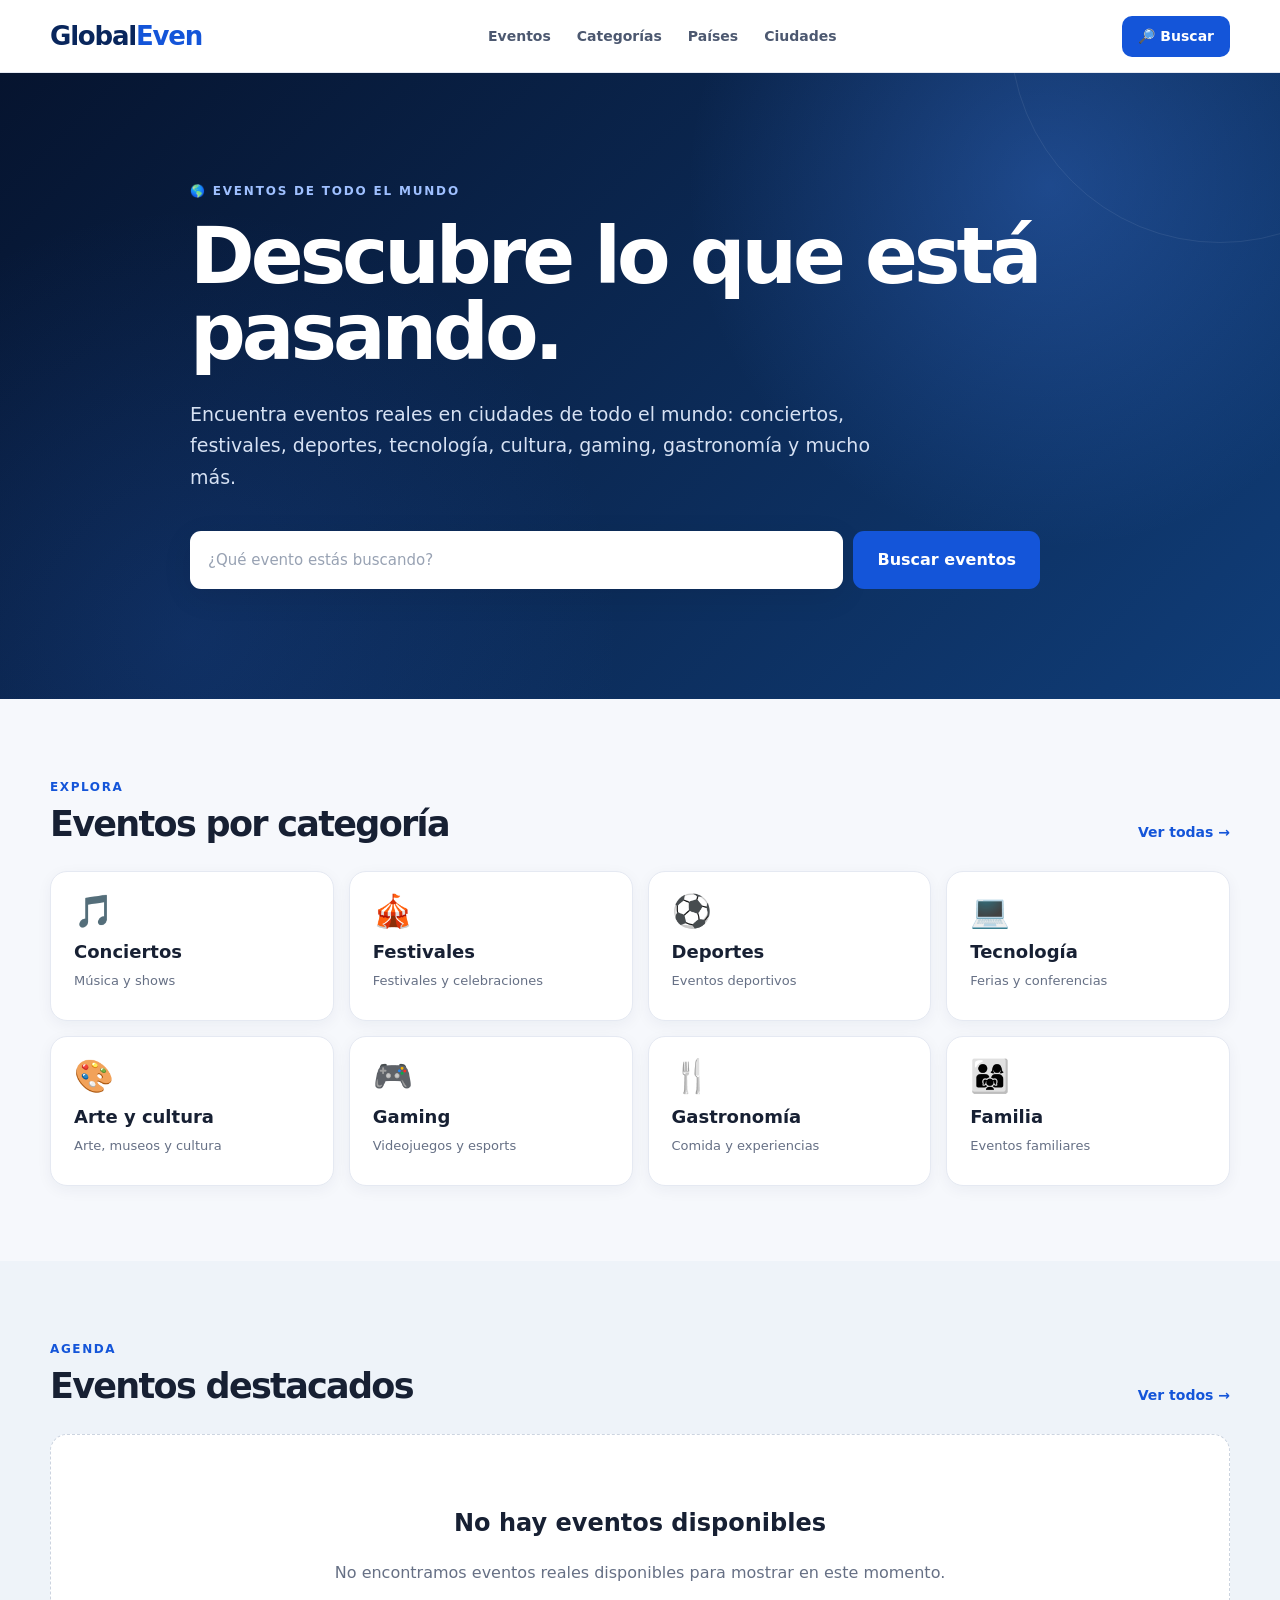
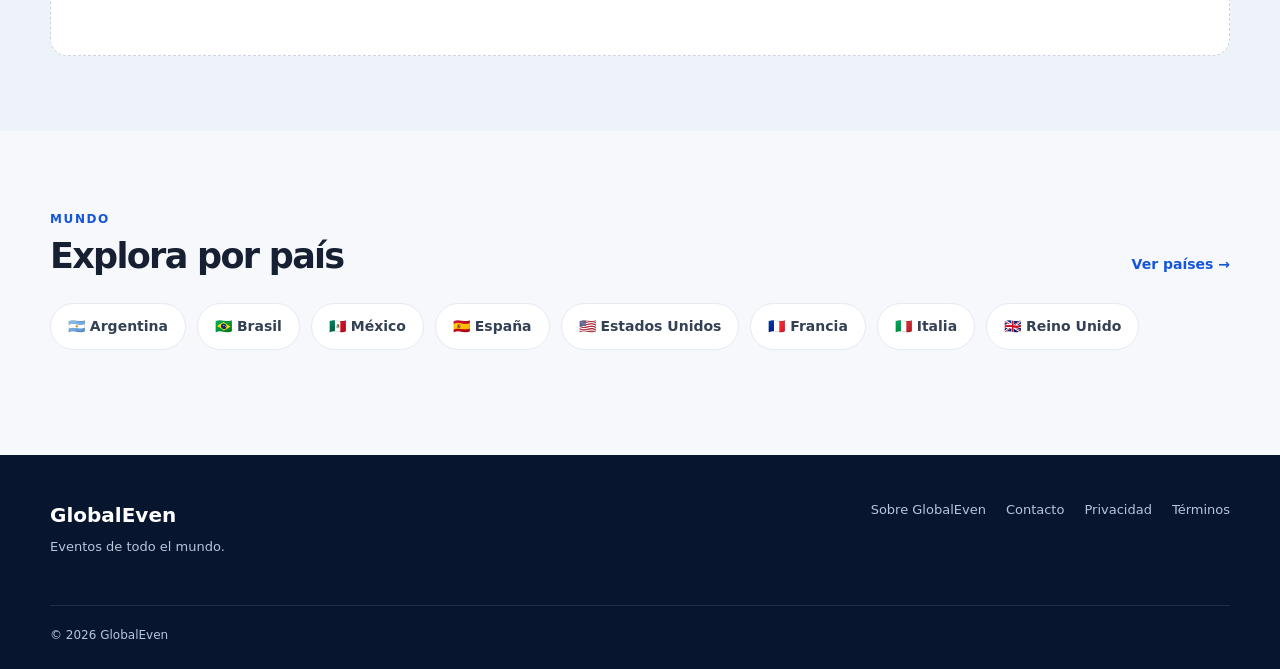
<file: index.html>
<!DOCTYPE html>

<html lang="es">

<head>

<meta charset="UTF-8">

<meta name="viewport"
   content="width=device-width, initial-scale=1.0">

<title>GlobalEven — Eventos de todo el mundo</title>

<meta name="description"
   content="Descubre eventos reales de todo el mundo: conciertos, festivales, deportes, tecnología, cultura, gaming, gastronomía y actividades familiares.">

<meta name="robots"
   content="index, follow">

<link rel="canonical"
      href="https://globaleven.github.io/">

<meta property="og:type"
   content="website">

<meta property="og:title"
   content="GlobalEven — Eventos de todo el mundo">

<meta property="og:description"
   content="Encuentra eventos reales en ciudades de todo el mundo.">

<meta property="og:url"
   content="https://globaleven.github.io/">

<link rel="stylesheet"
      href="assets/css/style.css">

</head>

<body>

<header class="header">

<div class="container header-content">

<a
href="index.html"
class="logo"
aria-label="GlobalEven - Inicio">

Global<span>Even</span>

</a>

<nav
class="nav"
aria-label="Navegación principal">

<a href="eventos.html">
Eventos
</a>

<a href="categorias.html">
Categorías
</a>

<a href="paises.html">
Países
</a>

<a href="ciudades.html">
Ciudades
</a>

</nav>

<a
href="buscar.html"
class="search-button"
aria-label="Buscar eventos">

🔎 Buscar

</a>

</div>

</header>

<main>

<section class="hero">

<div class="container hero-content">

<div class="hero-label">
🌎 EVENTOS DE TODO EL MUNDO
</div>

<h1>
Descubre lo que está pasando.
</h1>

<p>
Encuentra eventos reales en ciudades de todo el mundo:
conciertos, festivales, deportes, tecnología, cultura,
gaming, gastronomía y mucho más.
</p>

<form
class="hero-search"
action="eventos.html"
method="get">

<input
type="search"
name="q"
placeholder="¿Qué evento estás buscando?"
aria-label="Buscar eventos"
autocomplete="off">

<button type="submit">
Buscar eventos
</button>

</form>

</div>

</section>

<section class="section">

<div class="container">

<div class="section-title">

<div>

<span>
EXPLORA
</span>

<h2>
Eventos por categoría
</h2>

</div>

<a href="categorias.html">
Ver todas →
</a>

</div>

<div class="category-grid">

<a
href="eventos.html?categoria=conciertos"
class="category-card">

<div aria-hidden="true">
🎵
</div>

<h3>
Conciertos
</h3>

<p>
Música y shows
</p>

</a>

<a
href="eventos.html?categoria=festivales"
class="category-card">

<div aria-hidden="true">
🎪
</div>

<h3>
Festivales
</h3>

<p>
Festivales y celebraciones
</p>

</a>

<a
href="eventos.html?categoria=deportes"
class="category-card">

<div aria-hidden="true">
⚽
</div>

<h3>
Deportes
</h3>

<p>
Eventos deportivos
</p>

</a>

<a
href="eventos.html?categoria=tecnologia"
class="category-card">

<div aria-hidden="true">
💻
</div>

<h3>
Tecnología
</h3>

<p>
Ferias y conferencias
</p>

</a>

<a
href="eventos.html?categoria=cultura"
class="category-card">

<div aria-hidden="true">
🎨
</div>

<h3>
Arte y cultura
</h3>

<p>
Arte, museos y cultura
</p>

</a>

<a
href="eventos.html?categoria=gaming"
class="category-card">

<div aria-hidden="true">
🎮
</div>

<h3>
Gaming
</h3>

<p>
Videojuegos y esports
</p>

</a>

<a
href="eventos.html?categoria=gastronomia"
class="category-card">

<div aria-hidden="true">
🍴
</div>

<h3>
Gastronomía
</h3>

<p>
Comida y experiencias
</p>

</a>

<a
href="eventos.html?categoria=familia"
class="category-card">

<div aria-hidden="true">
👨‍👩‍👧
</div>

<h3>
Familia
</h3>

<p>
Eventos familiares
</p>

</a>

</div>

</div>

</section>

<section class="section section-light">

<div class="container">

<div class="section-title">

<div>

<span>
AGENDA
</span>

<h2>
Eventos destacados
</h2>

</div>

<a href="eventos.html">
Ver todos →
</a>

</div>

<div
id="home-events"
class="event-grid"
aria-live="polite">

</div>

<div
id="home-no-events"
class="empty-state"
style="display:none">

<h2>
No hay eventos disponibles
</h2>

<p>
Los eventos se actualizan automáticamente.
Vuelve a consultar cuando haya nuevos eventos disponibles.
</p>

<a
href="eventos.html"
class="primary-button">

Explorar eventos

</a>

</div>

</div>

</section>

<section class="section">

<div class="container">

<div class="section-title">

<div>

<span>
MUNDO
</span>

<h2>
Explora por país
</h2>

</div>

<a href="paises.html">
Ver países →
</a>

</div>

<div class="country-grid">

<a href="eventos.html?pais=argentina">
🇦🇷 Argentina
</a>

<a href="eventos.html?pais=brasil">
🇧🇷 Brasil
</a>

<a href="eventos.html?pais=mexico">
🇲🇽 México
</a>

<a href="eventos.html?pais=espana">
🇪🇸 España
</a>

<a href="eventos.html?pais=estados-unidos">
🇺🇸 Estados Unidos
</a>

<a href="eventos.html?pais=francia">
🇫🇷 Francia
</a>

<a href="eventos.html?pais=italia">
🇮🇹 Italia
</a>

<a href="eventos.html?pais=reino-unido">
🇬🇧 Reino Unido
</a>

</div>

</div>

</section>

</main>

<footer class="footer">

<div class="container footer-content">

<div>

<strong>
GlobalEven
</strong>

<p>
Eventos de todo el mundo.
</p>

</div>

<div class="footer-links">

<a href="about.html">
Sobre GlobalEven
</a>

<a href="contacto.html">
Contacto
</a>

<a href="privacidad.html">
Privacidad
</a>

<a href="terminos.html">
Términos
</a>

</div>

</div>

<div class="container copyright">

© <span id="year"></span> GlobalEven

</div>

</footer>

<script src="assets/js/data.js"></script>

<script src="assets/js/eventos.js"></script>

<script src="assets/js/app.js"></script>

</body>

</html>
</file>
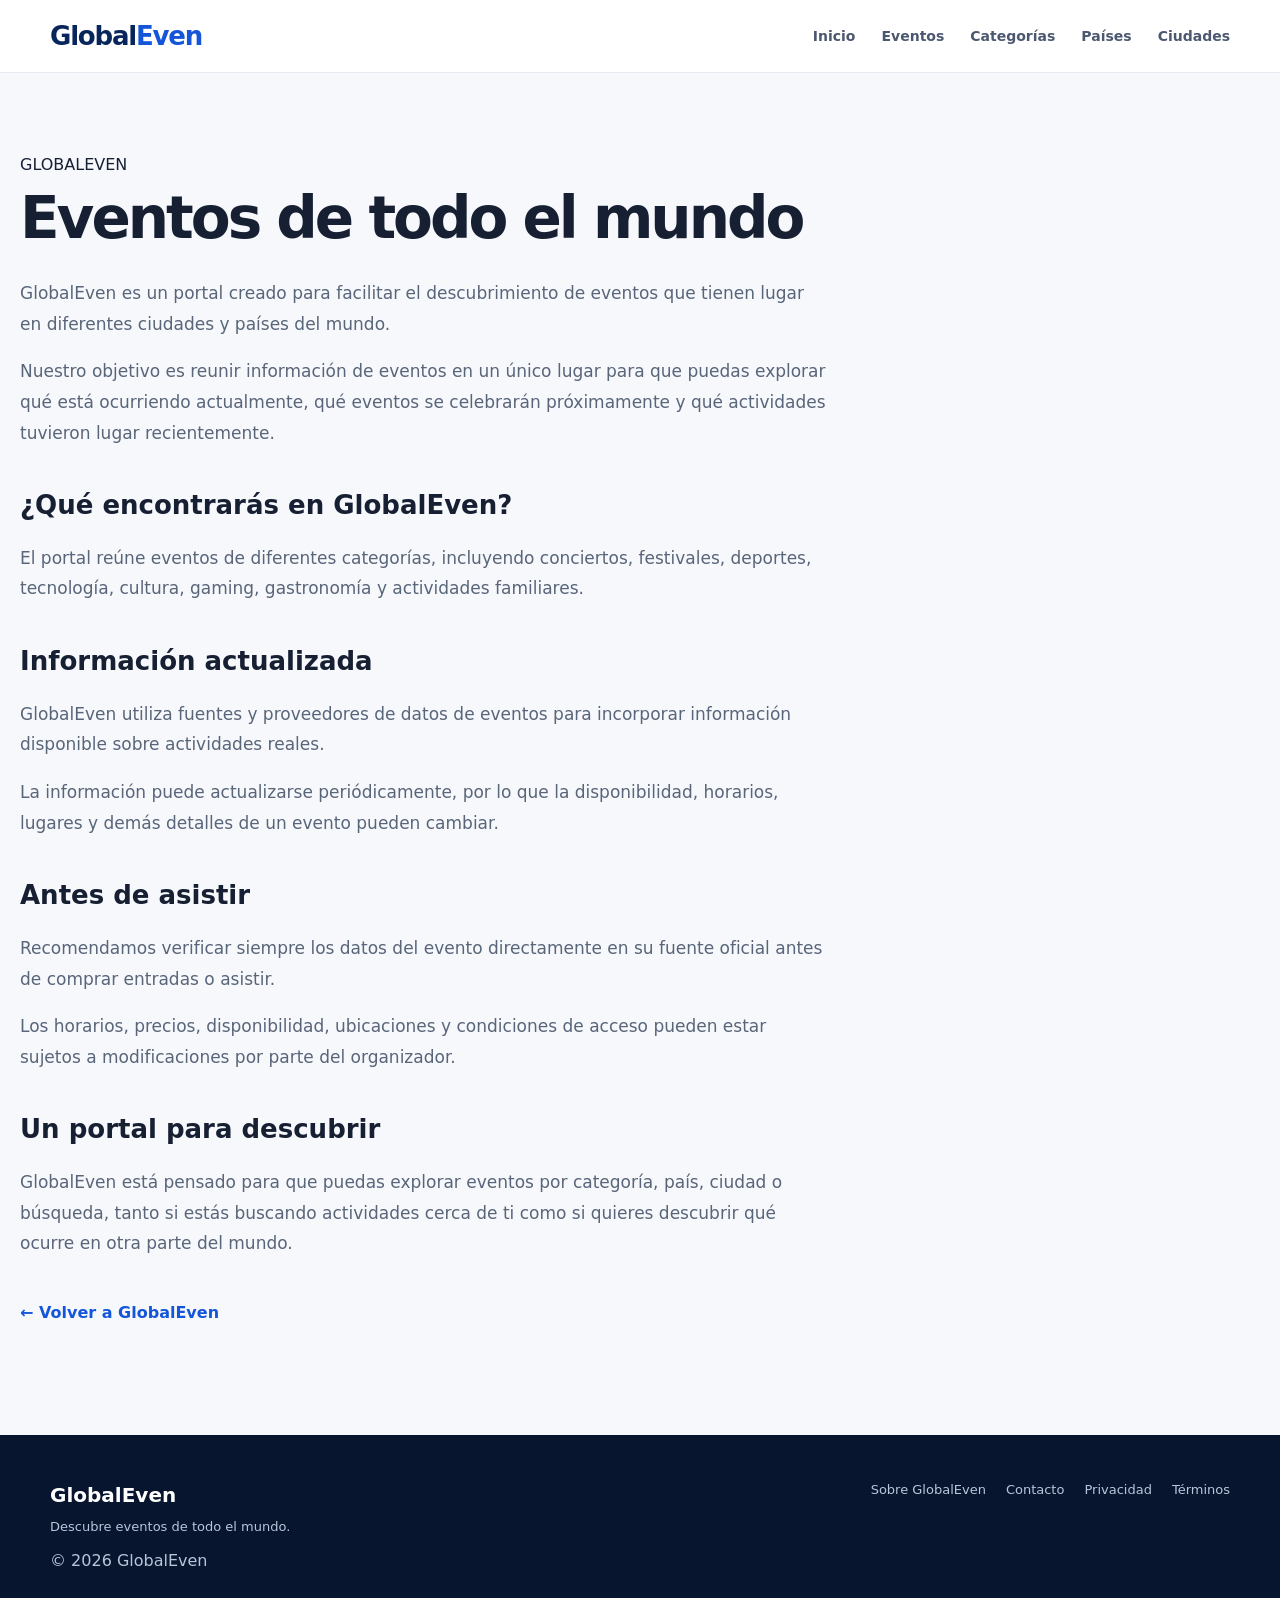
<file: about.html>
<!DOCTYPE html>
<html lang="es">

<head>

<meta charset="UTF-8">

<meta name="viewport"
      content="width=device-width, initial-scale=1.0">

<title>Sobre GlobalEven | Eventos de todo el mundo</title>

<meta name="description"
      content="Conoce GlobalEven, un portal para descubrir eventos reales de todo el mundo, incluyendo conciertos, festivales, deportes, cultura, tecnología y más.">

<link rel="canonical"
      href="https://globaleven.github.io/about.html">

<link rel="stylesheet"
      href="assets/css/style.css">

</head>


<body>


<header class="header">

    <div class="container header-content">

        <a href="index.html"
           class="logo">
            Global<span>Even</span>
        </a>

        <nav class="nav">

            <a href="index.html">
                Inicio
            </a>

            <a href="eventos.html">
                Eventos
            </a>

            <a href="categorias.html">
                Categorías
            </a>

            <a href="paises.html">
                Países
            </a>

            <a href="ciudades.html">
                Ciudades
            </a>

        </nav>

    </div>

</header>


<main>

<section class="article">

    <div class="container">

        <span class="section-kicker">
            GLOBALEVEN
        </span>


        <h1>
            Eventos de todo el mundo
        </h1>


        <p>
            GlobalEven es un portal creado para facilitar el
            descubrimiento de eventos que tienen lugar en
            diferentes ciudades y países del mundo.
        </p>


        <p>
            Nuestro objetivo es reunir información de eventos
            en un único lugar para que puedas explorar qué
            está ocurriendo actualmente, qué eventos se
            celebrarán próximamente y qué actividades tuvieron
            lugar recientemente.
        </p>


        <h2>
            ¿Qué encontrarás en GlobalEven?
        </h2>


        <p>
            El portal reúne eventos de diferentes categorías,
            incluyendo conciertos, festivales, deportes,
            tecnología, cultura, gaming, gastronomía y
            actividades familiares.
        </p>


        <h2>
            Información actualizada
        </h2>


        <p>
            GlobalEven utiliza fuentes y proveedores de datos
            de eventos para incorporar información disponible
            sobre actividades reales.
        </p>


        <p>
            La información puede actualizarse periódicamente,
            por lo que la disponibilidad, horarios, lugares y
            demás detalles de un evento pueden cambiar.
        </p>


        <h2>
            Antes de asistir
        </h2>


        <p>
            Recomendamos verificar siempre los datos del evento
            directamente en su fuente oficial antes de comprar
            entradas o asistir.
        </p>


        <p>
            Los horarios, precios, disponibilidad, ubicaciones
            y condiciones de acceso pueden estar sujetos a
            modificaciones por parte del organizador.
        </p>


        <h2>
            Un portal para descubrir
        </h2>


        <p>
            GlobalEven está pensado para que puedas explorar
            eventos por categoría, país, ciudad o búsqueda,
            tanto si estás buscando actividades cerca de ti
            como si quieres descubrir qué ocurre en otra parte
            del mundo.
        </p>


        <a href="index.html"
           class="back-link">
            ← Volver a GlobalEven
        </a>

    </div>

</section>

</main>


<footer class="footer">

    <div class="container">

        <div class="footer-content">

            <div>

                <strong>
                    GlobalEven
                </strong>

                <p>
                    Descubre eventos de todo el mundo.
                </p>

            </div>


            <div class="footer-links">

                <a href="about.html">
                    Sobre GlobalEven
                </a>

                <a href="contacto.html">
                    Contacto
                </a>

                <a href="privacidad.html">
                    Privacidad
                </a>

                <a href="terminos.html">
                    Términos
                </a>

            </div>

        </div>


        <div class="footer-bottom">

            <span>
                © <span id="year"></span> GlobalEven
            </span>

        </div>

    </div>

</footer>


<script src="assets/js/app.js"></script>

</body>

</html>
</file>
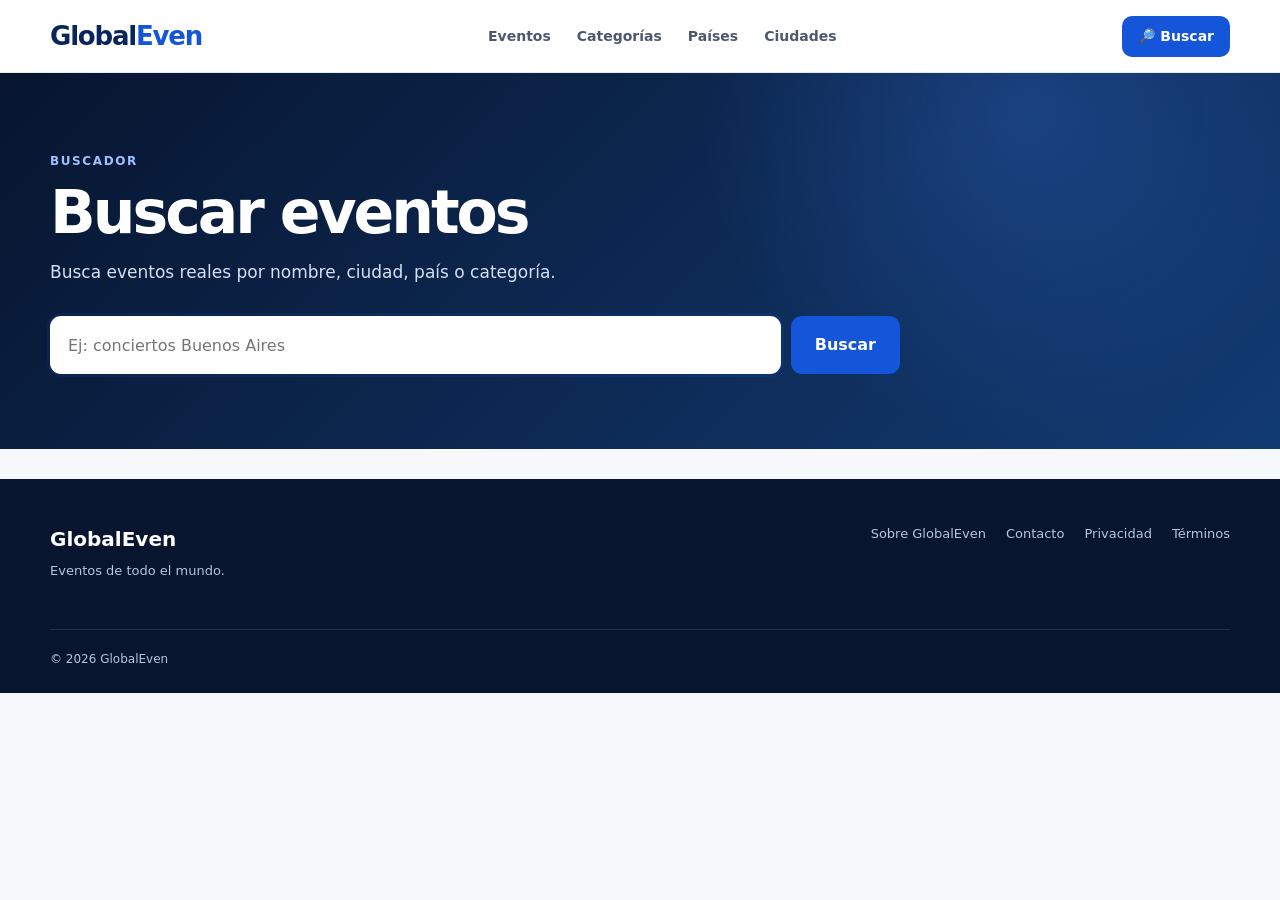
<file: buscar.html>
<!DOCTYPE html>

<html lang="es">

<head>

<meta charset="UTF-8">

<meta name="viewport"
content="width=device-width, initial-scale=1.0">

<title>Buscar eventos — GlobalEven</title>

<meta name="description"
content="Busca eventos reales por nombre, ciudad, país o categoría en GlobalEven.">

<meta name="robots"
content="index, follow">

<link rel="canonical"
href="https://globaleven.github.io/buscar.html">

<link rel="stylesheet"
href="assets/css/style.css">

</head>

<body>

<header class="header">

<div class="container header-content">

<a
href="index.html"
class="logo"
aria-label="GlobalEven - Inicio">

Global<span>Even</span>

</a>

<nav
class="nav"
aria-label="Navegación principal">

<a href="eventos.html">
Eventos
</a>

<a href="categorias.html">
Categorías
</a>

<a href="paises.html">
Países
</a>

<a href="ciudades.html">
Ciudades
</a>

</nav>

<a
href="buscar.html"
class="search-button"
aria-label="Buscar eventos">

🔎 Buscar

</a>

</div>

</header>

<main>

<section class="page-header">

<div class="container">

<span>
BUSCADOR
</span>

<h1>
Buscar eventos
</h1>

<p>
Busca eventos reales por nombre, ciudad, país o categoría.
</p>

<form
class="big-search"
action="eventos.html"
method="get">

<input
type="search"
name="q"
placeholder="Ej: conciertos Buenos Aires"
aria-label="Buscar eventos"
autocomplete="off"
autofocus
required

>

<button type="submit">
Buscar
</button>

</form>

</div>

</section>

</main>

<footer class="footer">

<div class="container footer-content">

<div>

<strong>
GlobalEven
</strong>

<p>
Eventos de todo el mundo.
</p>

</div>

<div class="footer-links">

<a href="about.html">
Sobre GlobalEven
</a>

<a href="contacto.html">
Contacto
</a>

<a href="privacidad.html">
Privacidad
</a>

<a href="terminos.html">
Términos
</a>

</div>

</div>

<div class="container copyright">

© <span id="year"></span> GlobalEven

</div>

</footer>

<script src="assets/js/app.js"></script>

</body>

</html>
</file>
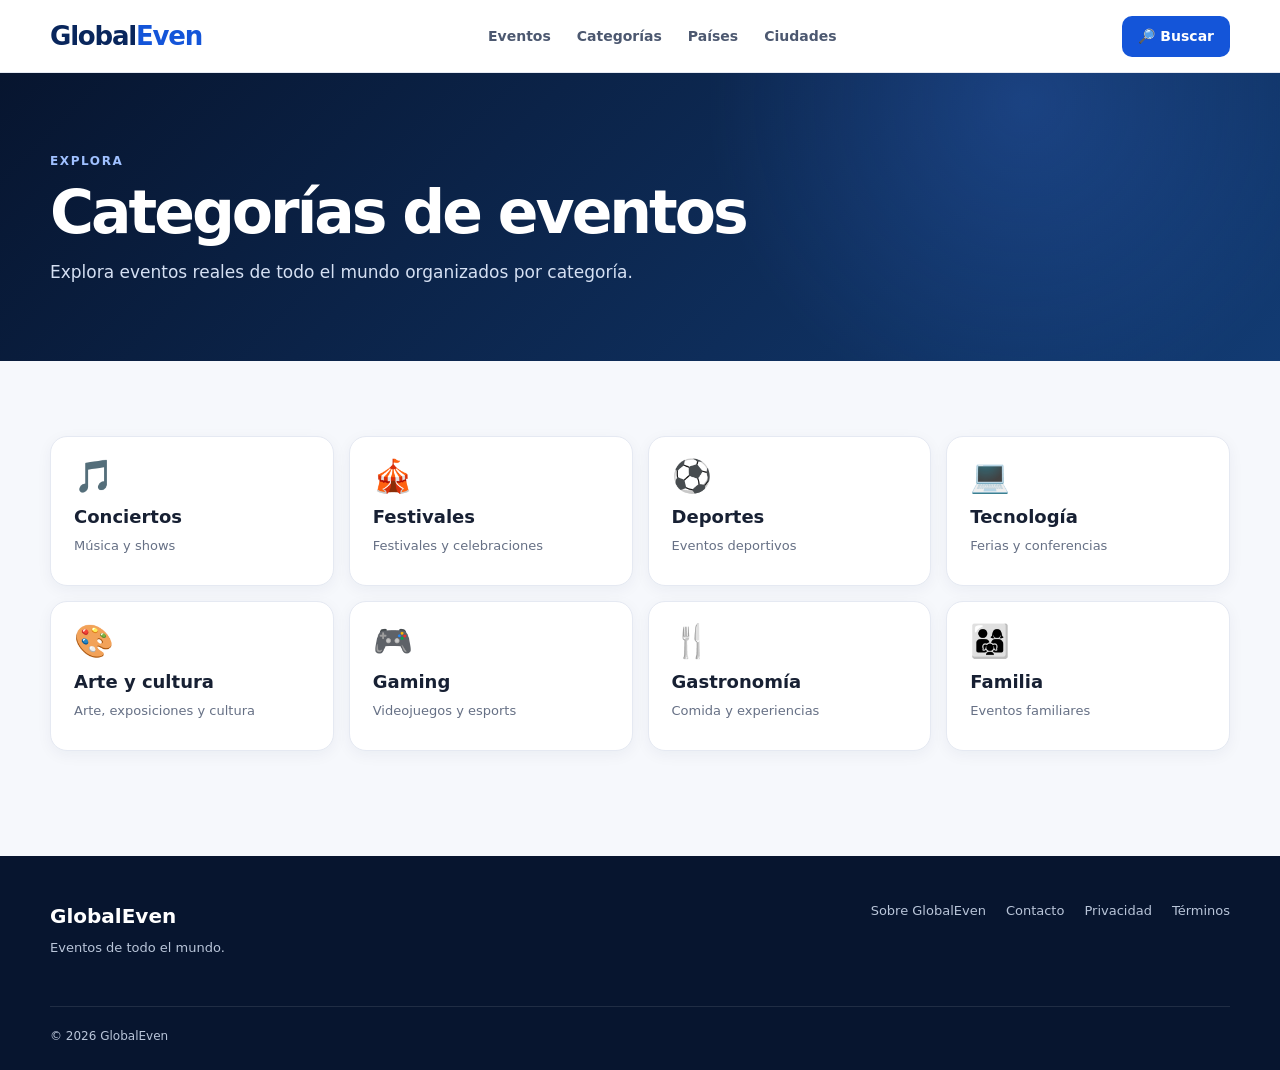
<file: categorias.html>
<!DOCTYPE html>

<html lang="es">

<head>

<meta charset="UTF-8">

<meta name="viewport"
content="width=device-width, initial-scale=1.0">

<title>Categorías de eventos — GlobalEven</title>

<meta name="description"
content="Explora eventos reales por categoría: conciertos, festivales, deportes, tecnología, cultura, gaming, gastronomía y familia.">

<meta name="robots"
content="index, follow">

<link rel="canonical"
href="https://globaleven.github.io/categorias.html">

<link rel="stylesheet"
href="assets/css/style.css">

</head>

<body>

<header class="header">

<div class="container header-content">

<a href="index.html"
class="logo"
aria-label="GlobalEven - Inicio">

Global<span>Even</span>

</a>

<nav class="nav"
aria-label="Navegación principal">

<a href="eventos.html">
Eventos
</a>

<a href="categorias.html">
Categorías
</a>

<a href="paises.html">
Países
</a>

<a href="ciudades.html">
Ciudades
</a>

</nav>

<a href="buscar.html"
class="search-button"
aria-label="Buscar eventos">

🔎 Buscar

</a>

</div>

</header>

<main>

<section class="page-header">

<div class="container">

<span>
EXPLORA
</span>

<h1>
Categorías de eventos
</h1>

<p>
Explora eventos reales de todo el mundo organizados por categoría.
</p>

</div>

</section>

<section class="section">

<div class="container category-grid">

<a
class="category-card"
href="eventos.html?categoria=conciertos">

<div aria-hidden="true">
🎵
</div>

<h2>
Conciertos
</h2>

<p>
Música y shows
</p>

</a>

<a
class="category-card"
href="eventos.html?categoria=festivales">

<div aria-hidden="true">
🎪
</div>

<h2>
Festivales
</h2>

<p>
Festivales y celebraciones
</p>

</a>

<a
class="category-card"
href="eventos.html?categoria=deportes">

<div aria-hidden="true">
⚽
</div>

<h2>
Deportes
</h2>

<p>
Eventos deportivos
</p>

</a>

<a
class="category-card"
href="eventos.html?categoria=tecnologia">

<div aria-hidden="true">
💻
</div>

<h2>
Tecnología
</h2>

<p>
Ferias y conferencias
</p>

</a>

<a
class="category-card"
href="eventos.html?categoria=cultura">

<div aria-hidden="true">
🎨
</div>

<h2>
Arte y cultura
</h2>

<p>
Arte, exposiciones y cultura
</p>

</a>

<a
class="category-card"
href="eventos.html?categoria=gaming">

<div aria-hidden="true">
🎮
</div>

<h2>
Gaming
</h2>

<p>
Videojuegos y esports
</p>

</a>

<a
class="category-card"
href="eventos.html?categoria=gastronomia">

<div aria-hidden="true">
🍴
</div>

<h2>
Gastronomía
</h2>

<p>
Comida y experiencias
</p>

</a>

<a
class="category-card"
href="eventos.html?categoria=familia">

<div aria-hidden="true">
👨‍👩‍👧
</div>

<h2>
Familia
</h2>

<p>
Eventos familiares
</p>

</a>

</div>

</section>

</main>

<footer class="footer">

<div class="container footer-content">

<div>

<strong>
GlobalEven
</strong>

<p>
Eventos de todo el mundo.
</p>

</div>

<div class="footer-links">

<a href="about.html">
Sobre GlobalEven
</a>

<a href="contacto.html">
Contacto
</a>

<a href="privacidad.html">
Privacidad
</a>

<a href="terminos.html">
Términos
</a>

</div>

</div>

<div class="container copyright">

© <span id="year"></span> GlobalEven

</div>

</footer>

<script src="assets/js/app.js"></script>

</body>

</html>
</file>
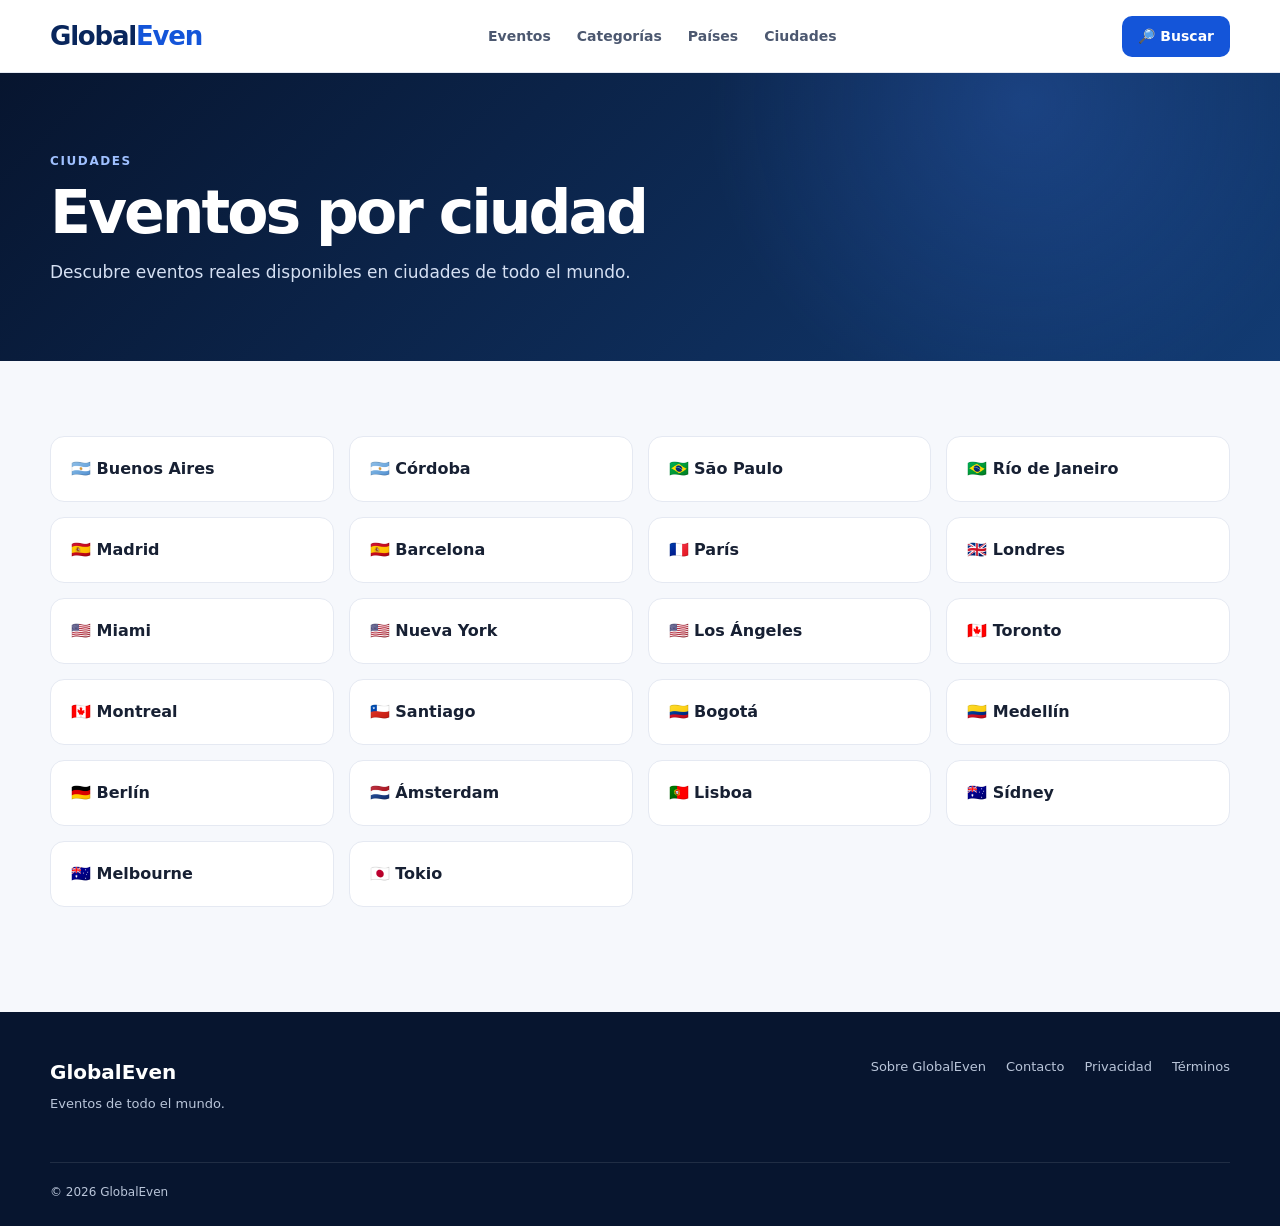
<file: ciudades.html>
<!DOCTYPE html>

<html lang="es">

<head>

<meta charset="UTF-8">

<meta name="viewport"
content="width=device-width, initial-scale=1.0">

<title>Eventos por ciudad — GlobalEven</title>

<meta name="description"
content="Encuentra eventos reales en ciudades de todo el mundo. Conciertos, festivales, deportes, tecnología, cultura y mucho más.">

<meta name="robots"
content="index, follow">

<link rel="canonical"
href="https://globaleven.github.io/ciudades.html">

<link rel="stylesheet"
href="assets/css/style.css">

</head>

<body>

<header class="header">

<div class="container header-content">

<a
href="index.html"
class="logo"
aria-label="GlobalEven - Inicio">

Global<span>Even</span>

</a>

<nav
class="nav"
aria-label="Navegación principal">

<a href="eventos.html">
Eventos
</a>

<a href="categorias.html">
Categorías
</a>

<a href="paises.html">
Países
</a>

<a href="ciudades.html">
Ciudades
</a>

</nav>

<a
href="buscar.html"
class="search-button"
aria-label="Buscar eventos">

🔎 Buscar

</a>

</div>

</header>

<main>

<section class="page-header">

<div class="container">

<span>
CIUDADES
</span>

<h1>
Eventos por ciudad
</h1>

<p>
Descubre eventos reales disponibles en ciudades de todo el mundo.
</p>

</div>

</section>

<section class="section">

<div class="container city-grid">

<a href="eventos.html?ciudad=buenos-aires">
🇦🇷 Buenos Aires
</a>

<a href="eventos.html?ciudad=cordoba">
🇦🇷 Córdoba
</a>

<a href="eventos.html?ciudad=sao-paulo">
🇧🇷 São Paulo
</a>

<a href="eventos.html?ciudad=rio-de-janeiro">
🇧🇷 Río de Janeiro
</a>

<a href="eventos.html?ciudad=madrid">
🇪🇸 Madrid
</a>

<a href="eventos.html?ciudad=barcelona">
🇪🇸 Barcelona
</a>

<a href="eventos.html?ciudad=paris">
🇫🇷 París
</a>

<a href="eventos.html?ciudad=londres">
🇬🇧 Londres
</a>

<a href="eventos.html?ciudad=miami">
🇺🇸 Miami
</a>

<a href="eventos.html?ciudad=nueva-york">
🇺🇸 Nueva York
</a>

<a href="eventos.html?ciudad=los-angeles">
🇺🇸 Los Ángeles
</a>

<a href="eventos.html?ciudad=toronto">
🇨🇦 Toronto
</a>

<a href="eventos.html?ciudad=montreal">
🇨🇦 Montreal
</a>

<a href="eventos.html?ciudad=santiago">
🇨🇱 Santiago
</a>

<a href="eventos.html?ciudad=bogota">
🇨🇴 Bogotá
</a>

<a href="eventos.html?ciudad=medellin">
🇨🇴 Medellín
</a>

<a href="eventos.html?ciudad=berlin">
🇩🇪 Berlín
</a>

<a href="eventos.html?ciudad=amsterdam">
🇳🇱 Ámsterdam
</a>

<a href="eventos.html?ciudad=lisboa">
🇵🇹 Lisboa
</a>

<a href="eventos.html?ciudad=sydney">
🇦🇺 Sídney
</a>

<a href="eventos.html?ciudad=melbourne">
🇦🇺 Melbourne
</a>

<a href="eventos.html?ciudad=tokio">
🇯🇵 Tokio
</a>

</div>

</section>

</main>

<footer class="footer">

<div class="container footer-content">

<div>

<strong>
GlobalEven
</strong>

<p>
Eventos de todo el mundo.
</p>

</div>

<div class="footer-links">

<a href="about.html">
Sobre GlobalEven
</a>

<a href="contacto.html">
Contacto
</a>

<a href="privacidad.html">
Privacidad
</a>

<a href="terminos.html">
Términos
</a>

</div>

</div>

<div class="container copyright">

© <span id="year"></span> GlobalEven

</div>

</footer>

<script src="assets/js/app.js"></script>

</body>

</html>
</file>
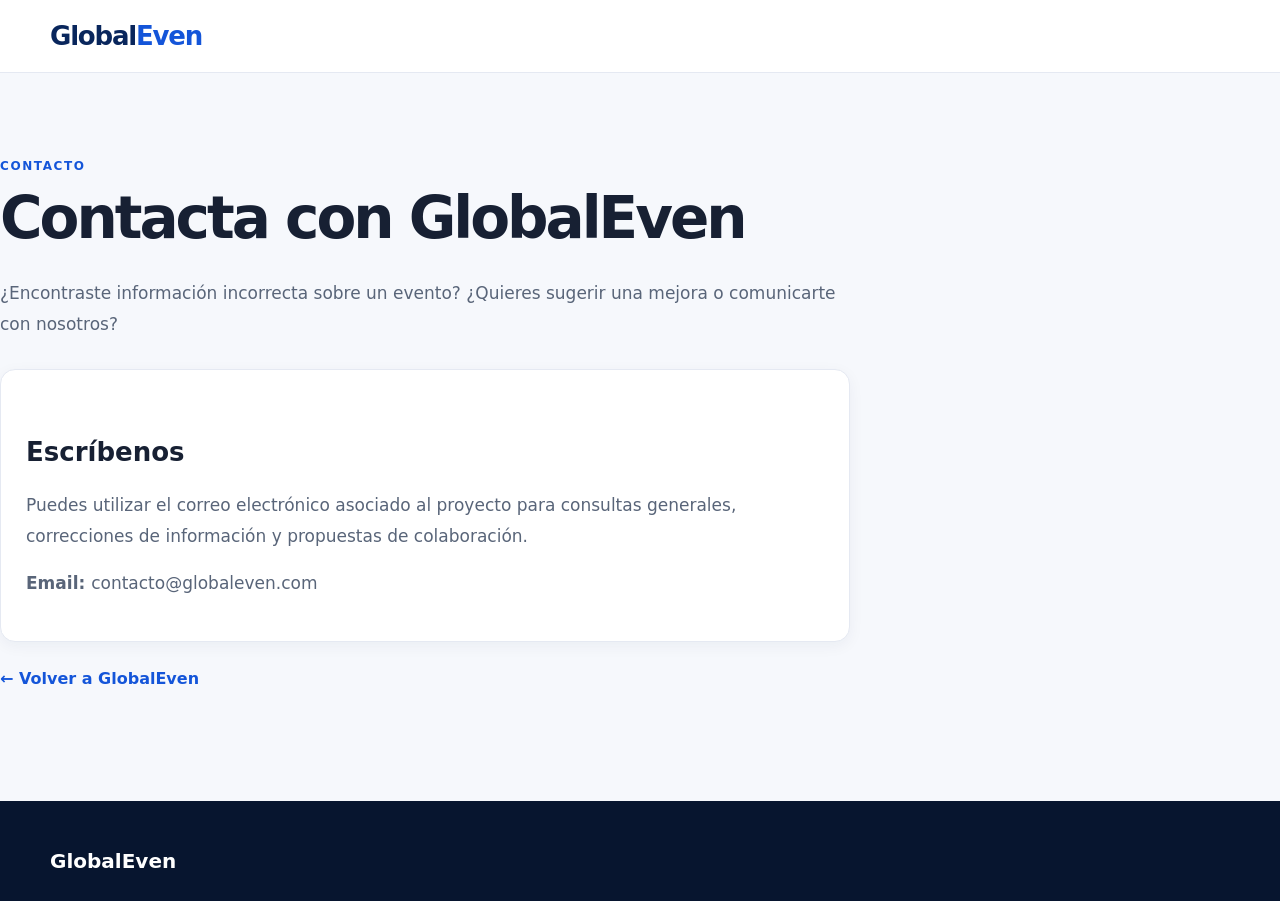
<file: contacto.html>
<!DOCTYPE html>
<html lang="es">

<head>

<meta charset="UTF-8">

<meta name="viewport"
content="width=device-width, initial-scale=1.0">

<title>Contacto — GlobalEven</title>

<meta name="description"
content="Contacta con GlobalEven para consultas, correcciones y sugerencias sobre eventos.">

<link rel="stylesheet"
href="assets/css/style.css">

</head>


<body>

<header class="header">

<div class="container header-content">

<a href="index.html"
class="logo">
Global<span>Even</span>
</a>

</div>

</header>


<main>

<section class="article">

<span>
CONTACTO
</span>

<h1>
Contacta con GlobalEven
</h1>

<p>
¿Encontraste información incorrecta sobre un evento?
¿Quieres sugerir una mejora o comunicarte con nosotros?
</p>


<div class="contact-box">

<h2>
Escríbenos
</h2>

<p>
Puedes utilizar el correo electrónico asociado al proyecto
para consultas generales, correcciones de información
y propuestas de colaboración.
</p>

<p>
<strong>
Email:
</strong>

contacto@globaleven.com

</p>

</div>


<a href="index.html"
class="back-link">
← Volver a GlobalEven
</a>

</section>

</main>


<footer class="footer">

<div class="container">

<strong>
GlobalEven
</strong>

</div>

</footer>

</body>

</html>
</file>
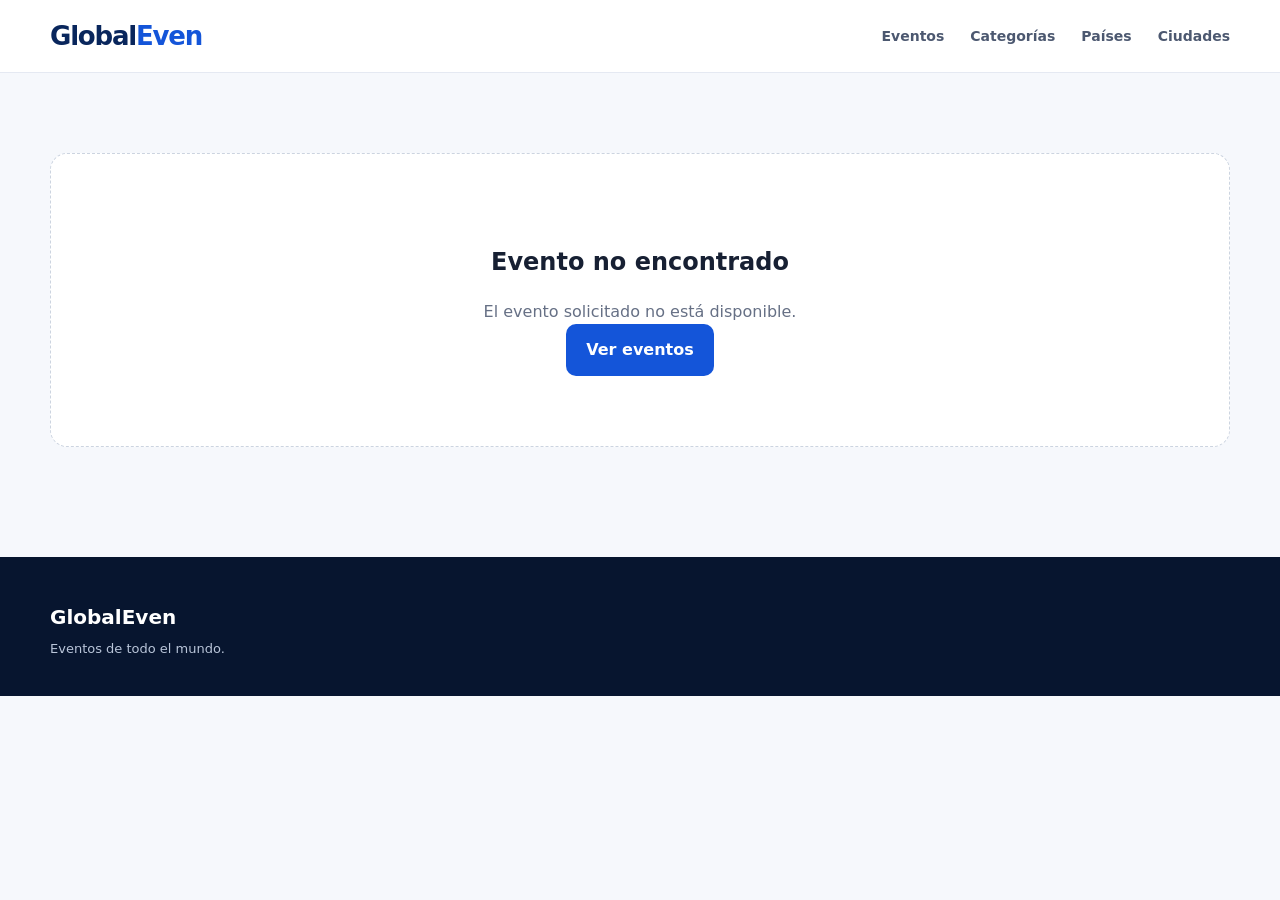
<file: evento.html>
<!DOCTYPE html>

<html lang="es">

<head>

<meta charset="UTF-8">

<meta name="viewport" content="width=device-width, initial-scale=1.0">

<title>Evento — GlobalEven</title>

<meta name="description"
content="Información, fecha, ubicación y detalles de eventos de todo el mundo en GlobalEven.">

<meta name="robots"
content="index, follow">

<link rel="stylesheet"
href="assets/css/style.css">

</head>

<body>

<header class="header">

<div class="container header-content">

<a href="index.html" class="logo">
Global<span>Even</span>
</a>

<nav class="nav">

<a href="eventos.html">
Eventos
</a>

<a href="categorias.html">
Categorías
</a>

<a href="paises.html">
Países
</a>

<a href="ciudades.html">
Ciudades
</a>

</nav>

</div>

</header>

<main>

<section class="event-detail">

<div class="container">

<div id="event-detail-content">

<div class="loading-state">
<p>Cargando información del evento...</p>
</div>

</div>

</div>

</section>

</main>

<footer class="footer">

<div class="container">

<strong>
GlobalEven
</strong>

<p>
Eventos de todo el mundo.
</p>

</div>

</footer>

<script src="assets/js/data.js"></script>

<script src="assets/js/eventos.js"></script>

<script src="assets/js/app.js"></script>

</body>

</html>
</file>
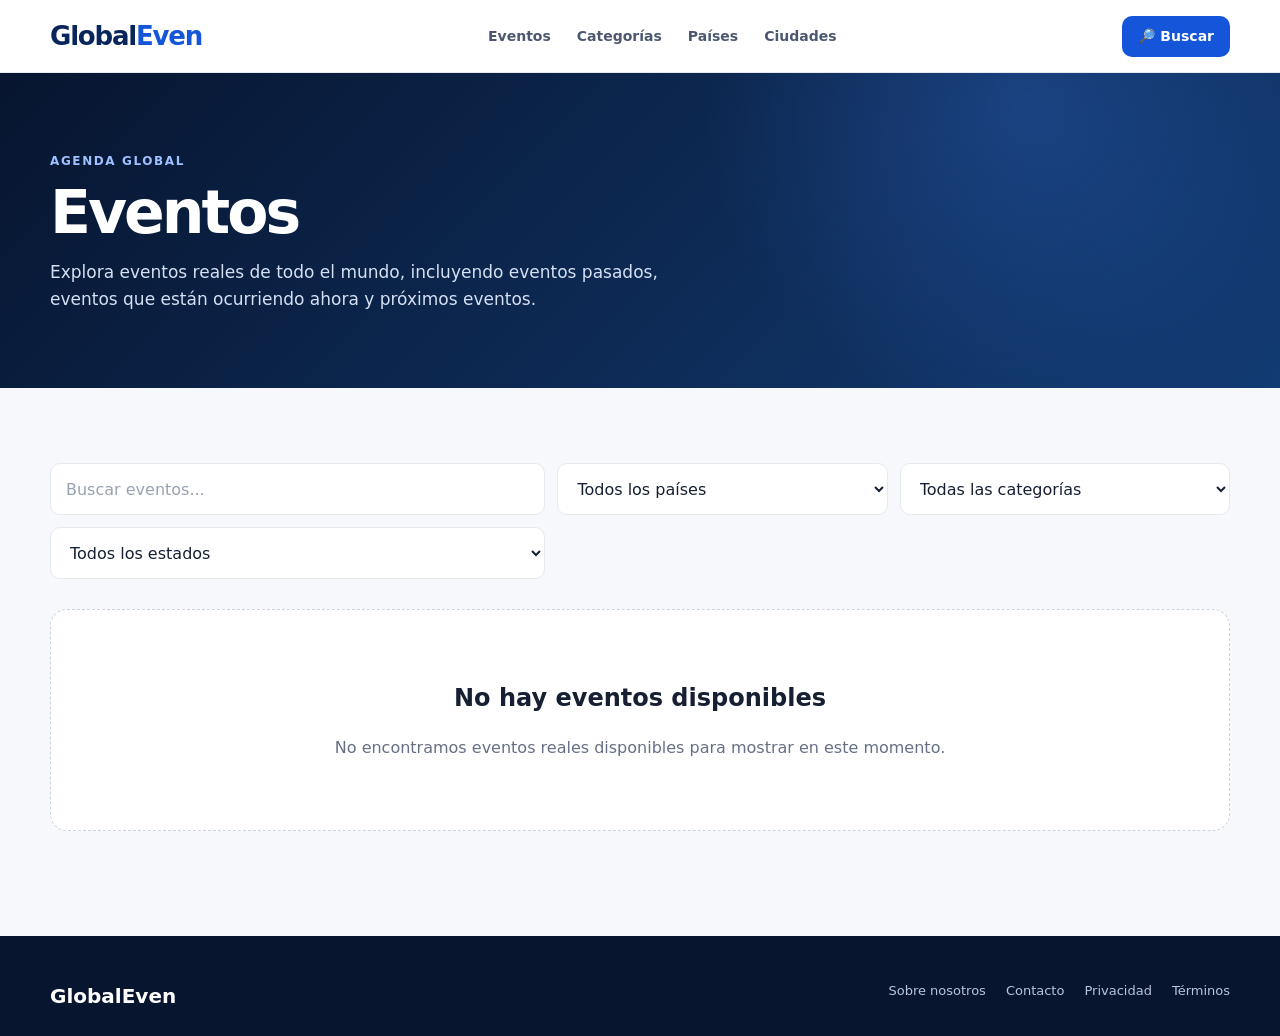
<file: eventos.html>
<!DOCTYPE html>

<html lang="es">

<head>

<meta charset="UTF-8">

<meta name="viewport"
   content="width=device-width, initial-scale=1.0">

<title>Eventos — GlobalEven</title>

<meta name="description"
   content="Explora eventos reales de todo el mundo: conciertos, festivales, deportes, tecnología, cultura, gaming, gastronomía y actividades familiares.">

<meta name="robots"
   content="index, follow">

<link rel="canonical"
      href="https://globaleven.github.io/eventos.html">

<link rel="stylesheet"
      href="assets/css/style.css">

</head>

<body>

<header class="header">

<div class="container header-content">

<a href="index.html" class="logo">
Global<span>Even</span>
</a>

<nav class="nav">

<a href="eventos.html">
Eventos
</a>

<a href="categorias.html">
Categorías
</a>

<a href="paises.html">
Países
</a>

<a href="ciudades.html">
Ciudades
</a>

</nav>

<a href="buscar.html" class="search-button">
🔎 Buscar
</a>

</div>

</header>

<main>

<section class="page-header">

<div class="container">

<span>AGENDA GLOBAL</span>

<h1>
Eventos
</h1>

<p>
Explora eventos reales de todo el mundo, incluyendo eventos pasados,
eventos que están ocurriendo ahora y próximos eventos.
</p>

</div>

</section>

<section class="section">

<div class="container">

<div class="filters">

<input
type="search"
id="event-search"
placeholder="Buscar eventos..."
autocomplete="off"

>

<select id="country-filter">

<option value="">
Todos los países
</option>

</select>

<select id="category-filter">

<option value="">
Todas las categorías
</option>

<option value="conciertos">
Conciertos
</option>

<option value="festivales">
Festivales
</option>

<option value="deportes">
Deportes
</option>

<option value="tecnologia">
Tecnología
</option>

<option value="cultura">
Arte y cultura
</option>

<option value="gaming">
Gaming
</option>

<option value="gastronomia">
Gastronomía
</option>

<option value="familia">
Familia
</option>

<option value="otros">
Otros
</option>

</select>

<select id="status-filter">

<option value="">
Todos los estados
</option>

<option value="ahora">
Ahora
</option>

<option value="proximo">
Próximos
</option>

<option value="pasado">
Pasados
</option>

</select>

</div>

<div
id="events-list"
class="event-grid">
</div>

<div
id="no-events"
class="empty-state"
style="display:none">

<h2>
No encontramos eventos
</h2>

<p>
Prueba con otra búsqueda o cambia los filtros.
</p>

<a href="eventos.html"
class="primary-button">
Ver todos los eventos </a>

</div>

</div>

</section>

</main>

<footer class="footer">

<div class="container footer-content">

<strong>
GlobalEven
</strong>

<div class="footer-links">

<a href="about.html">
Sobre nosotros
</a>

<a href="contacto.html">
Contacto
</a>

<a href="privacidad.html">
Privacidad
</a>

<a href="terminos.html">
Términos
</a>

</div>

</div>

</footer>

<script src="assets/js/data.js"></script>

<script src="assets/js/eventos.js"></script>

<script src="assets/js/app.js"></script>

</body>

</html>
</file>
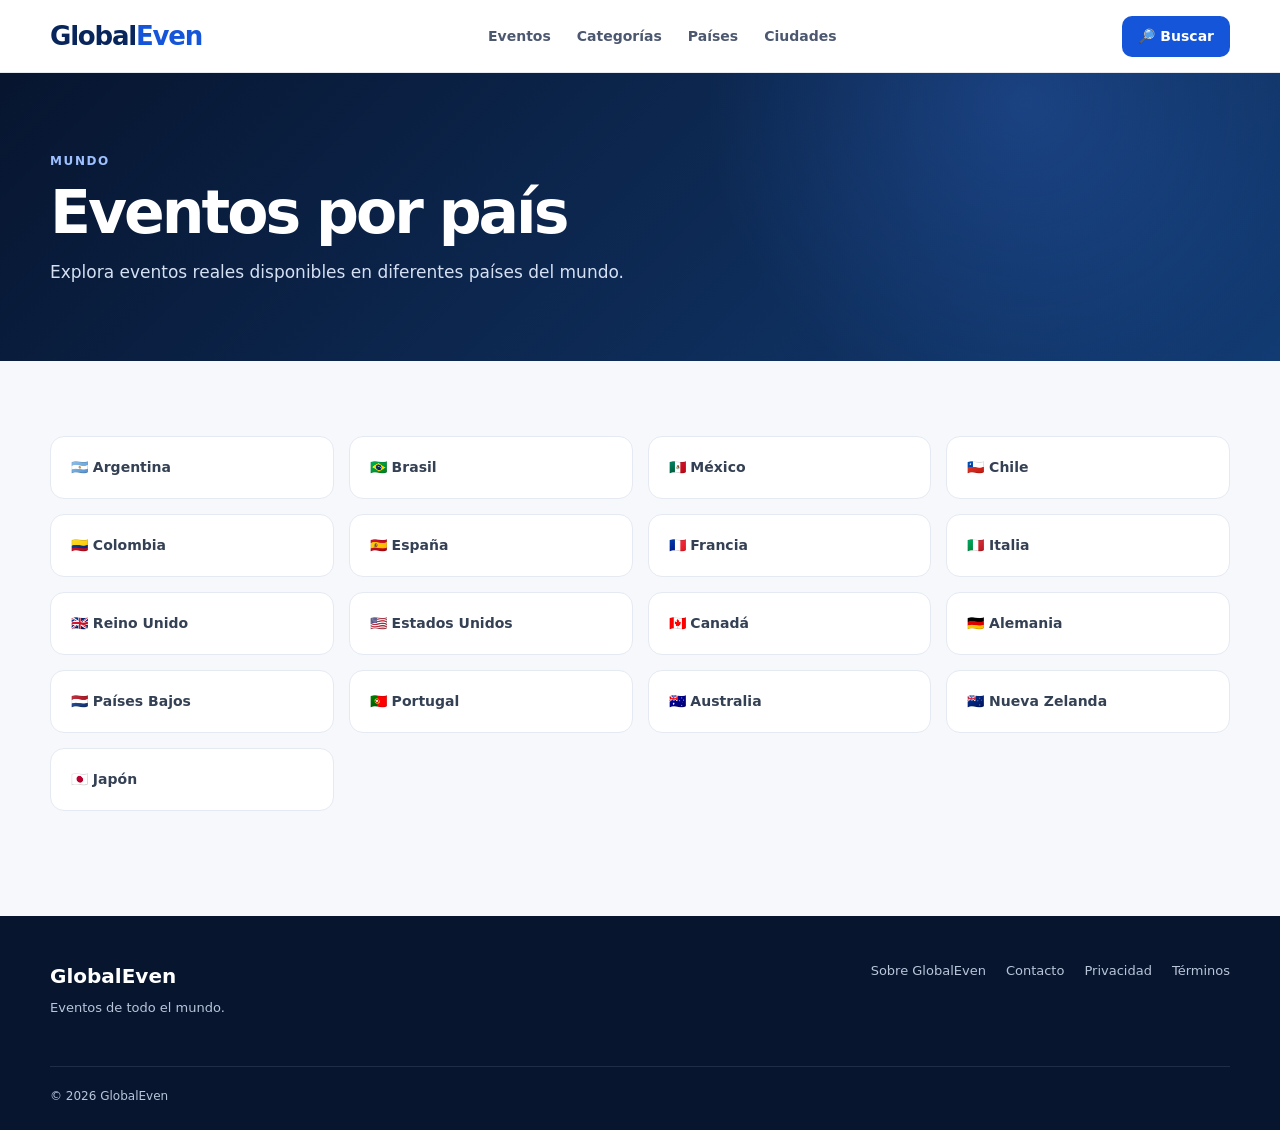
<file: paises.html>
<!DOCTYPE html>

<html lang="es">

<head>

<meta charset="UTF-8">

<meta name="viewport"
content="width=device-width, initial-scale=1.0">

<title>Eventos por país — GlobalEven</title>

<meta name="description"
content="Descubre eventos reales por país. Explora Argentina, Brasil, México, Chile, Colombia, España, Estados Unidos, Canadá y otros destinos.">

<meta name="robots"
content="index, follow">

<link rel="canonical"
href="https://globaleven.github.io/paises.html">

<link rel="stylesheet"
href="assets/css/style.css">

</head>

<body>

<header class="header">

<div class="container header-content">

<a
href="index.html"
class="logo"
aria-label="GlobalEven - Inicio">

Global<span>Even</span>

</a>

<nav
class="nav"
aria-label="Navegación principal">

<a href="eventos.html">
Eventos
</a>

<a href="categorias.html">
Categorías
</a>

<a href="paises.html">
Países
</a>

<a href="ciudades.html">
Ciudades
</a>

</nav>

<a
href="buscar.html"
class="search-button"
aria-label="Buscar eventos">

🔎 Buscar

</a>

</div>

</header>

<main>

<section class="page-header">

<div class="container">

<span>
MUNDO
</span>

<h1>
Eventos por país
</h1>

<p>
Explora eventos reales disponibles en diferentes países del mundo.
</p>

</div>

</section>

<section class="section">

<div class="container country-grid large">

<a href="eventos.html?pais=argentina">
🇦🇷 Argentina
</a>

<a href="eventos.html?pais=brasil">
🇧🇷 Brasil
</a>

<a href="eventos.html?pais=mexico">
🇲🇽 México
</a>

<a href="eventos.html?pais=chile">
🇨🇱 Chile
</a>

<a href="eventos.html?pais=colombia">
🇨🇴 Colombia
</a>

<a href="eventos.html?pais=espana">
🇪🇸 España
</a>

<a href="eventos.html?pais=francia">
🇫🇷 Francia
</a>

<a href="eventos.html?pais=italia">
🇮🇹 Italia
</a>

<a href="eventos.html?pais=reino-unido">
🇬🇧 Reino Unido
</a>

<a href="eventos.html?pais=estados-unidos">
🇺🇸 Estados Unidos
</a>

<a href="eventos.html?pais=canada">
🇨🇦 Canadá
</a>

<a href="eventos.html?pais=alemania">
🇩🇪 Alemania
</a>

<a href="eventos.html?pais=paises-bajos">
🇳🇱 Países Bajos
</a>

<a href="eventos.html?pais=portugal">
🇵🇹 Portugal
</a>

<a href="eventos.html?pais=australia">
🇦🇺 Australia
</a>

<a href="eventos.html?pais=nueva-zelanda">
🇳🇿 Nueva Zelanda
</a>

<a href="eventos.html?pais=japon">
🇯🇵 Japón
</a>

</div>

</section>

</main>

<footer class="footer">

<div class="container footer-content">

<div>

<strong>
GlobalEven
</strong>

<p>
Eventos de todo el mundo.
</p>

</div>

<div class="footer-links">

<a href="about.html">
Sobre GlobalEven
</a>

<a href="contacto.html">
Contacto
</a>

<a href="privacidad.html">
Privacidad
</a>

<a href="terminos.html">
Términos
</a>

</div>

</div>

<div class="container copyright">

© <span id="year"></span> GlobalEven

</div>

</footer>

<script src="assets/js/app.js"></script>

</body>

</html>
</file>
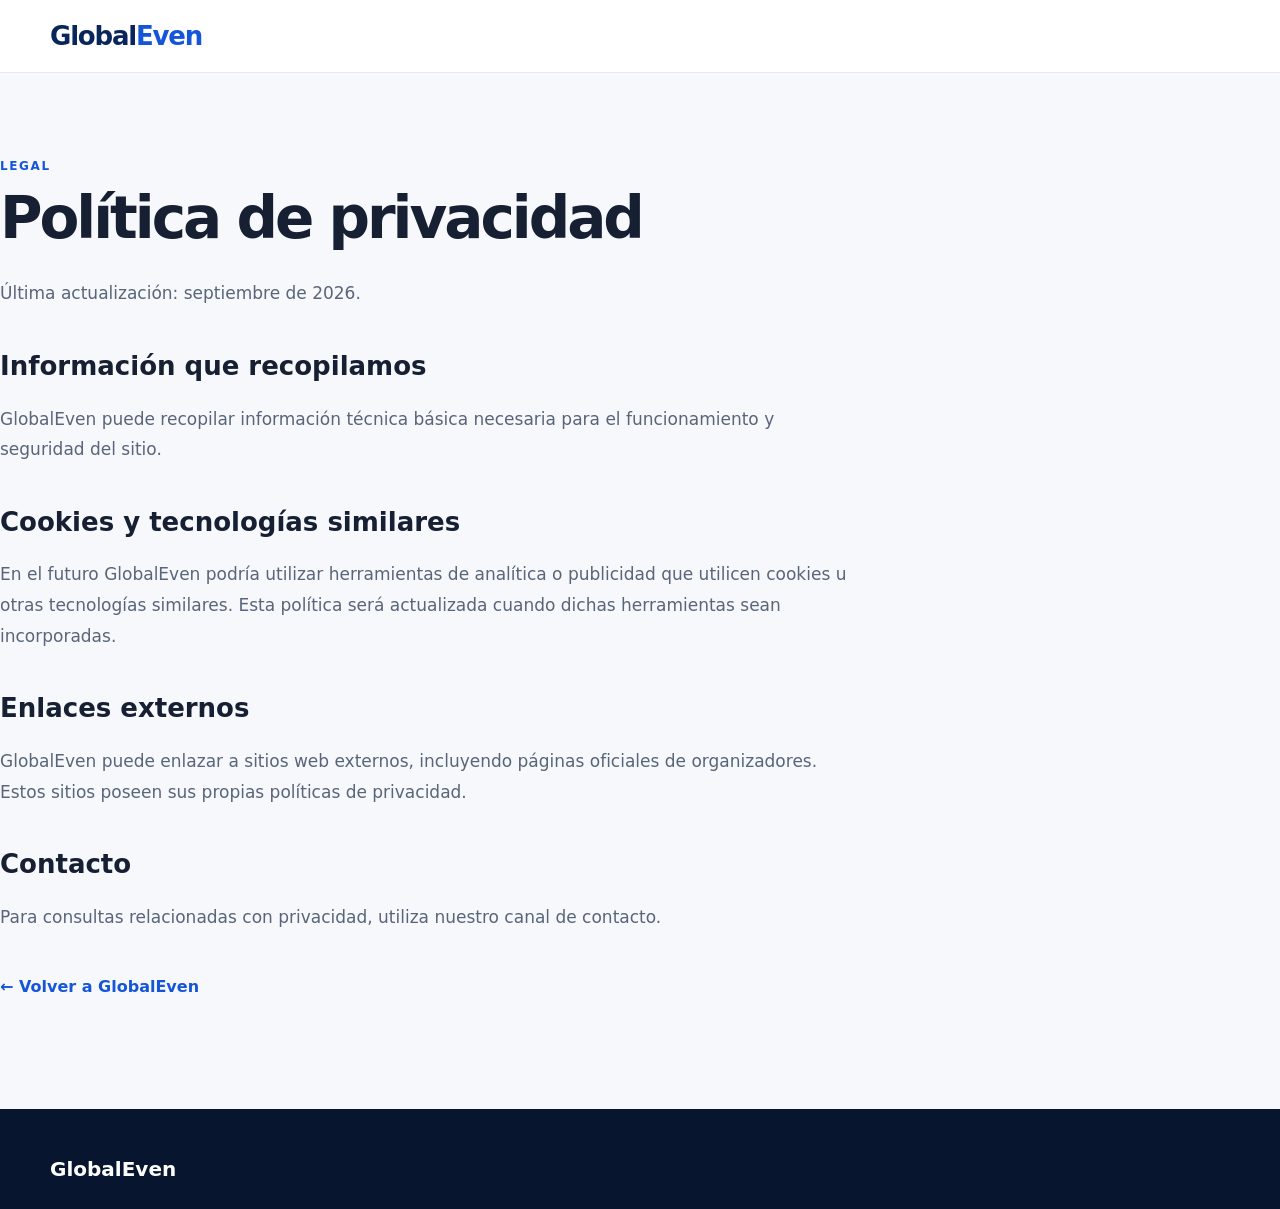
<file: privacidad.html>
<!DOCTYPE html>
<html lang="es">

<head>

<meta charset="UTF-8">

<meta name="viewport"
content="width=device-width, initial-scale=1.0">

<title>Política de privacidad — GlobalEven</title>

<meta name="description"
content="Consulta la política de privacidad de GlobalEven.">

<link rel="stylesheet"
href="assets/css/style.css">

</head>


<body>

<header class="header">

<div class="container header-content">

<a href="index.html"
class="logo">
Global<span>Even</span>
</a>

</div>

</header>


<main>

<section class="article">

<span>
LEGAL
</span>

<h1>
Política de privacidad
</h1>

<p>
Última actualización: septiembre de 2026.
</p>


<h2>
Información que recopilamos
</h2>

<p>
GlobalEven puede recopilar información técnica básica
necesaria para el funcionamiento y seguridad del sitio.
</p>


<h2>
Cookies y tecnologías similares
</h2>

<p>
En el futuro GlobalEven podría utilizar herramientas
de analítica o publicidad que utilicen cookies u otras
tecnologías similares. Esta política será actualizada
cuando dichas herramientas sean incorporadas.
</p>


<h2>
Enlaces externos
</h2>

<p>
GlobalEven puede enlazar a sitios web externos,
incluyendo páginas oficiales de organizadores.
Estos sitios poseen sus propias políticas de privacidad.
</p>


<h2>
Contacto
</h2>

<p>
Para consultas relacionadas con privacidad,
utiliza nuestro canal de contacto.
</p>


<a href="index.html"
class="back-link">
← Volver a GlobalEven
</a>

</section>

</main>


<footer class="footer">

<div class="container">

<strong>
GlobalEven
</strong>

</div>

</footer>

</body>

</html>
</file>
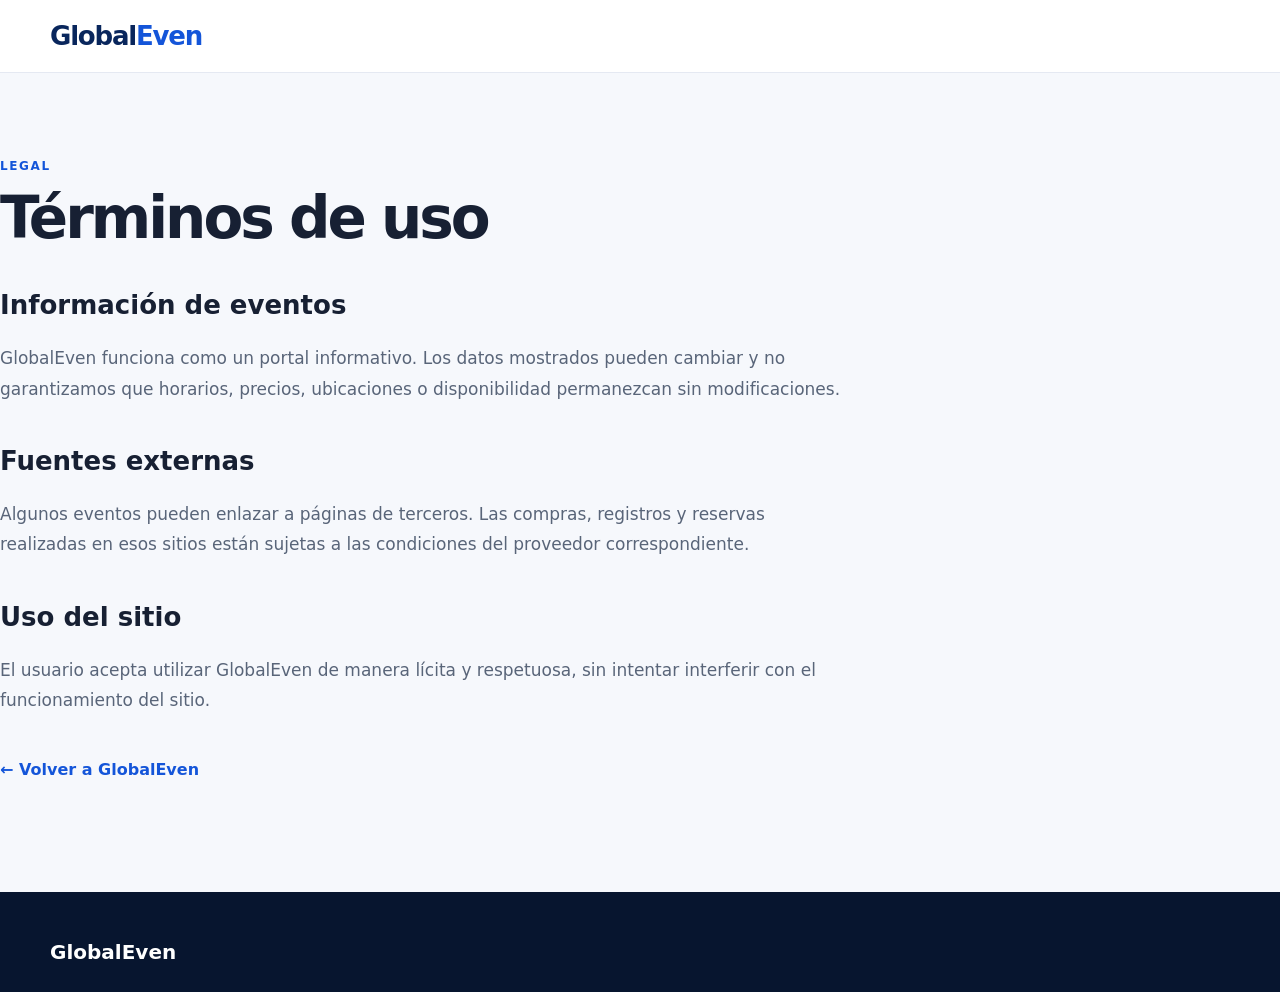
<file: terminos.html>
<!DOCTYPE html>
<html lang="es">

<head>

<meta charset="UTF-8">

<meta name="viewport"
content="width=device-width, initial-scale=1.0">

<title>Términos de uso — GlobalEven</title>

<meta name="description"
content="Consulta los términos de uso de GlobalEven.">

<link rel="stylesheet"
href="assets/css/style.css">

</head>


<body>

<header class="header">

<div class="container header-content">

<a href="index.html"
class="logo">
Global<span>Even</span>
</a>

</div>

</header>


<main>

<section class="article">

<span>
LEGAL
</span>

<h1>
Términos de uso
</h1>


<h2>
Información de eventos
</h2>

<p>
GlobalEven funciona como un portal informativo.
Los datos mostrados pueden cambiar y no garantizamos
que horarios, precios, ubicaciones o disponibilidad
permanezcan sin modificaciones.
</p>


<h2>
Fuentes externas
</h2>

<p>
Algunos eventos pueden enlazar a páginas de terceros.
Las compras, registros y reservas realizadas en esos
sitios están sujetas a las condiciones del proveedor
correspondiente.
</p>


<h2>
Uso del sitio
</h2>

<p>
El usuario acepta utilizar GlobalEven de manera lícita
y respetuosa, sin intentar interferir con el funcionamiento
del sitio.
</p>


<a href="index.html"
class="back-link">
← Volver a GlobalEven
</a>

</section>

</main>


<footer class="footer">

<div class="container">

<strong>
GlobalEven
</strong>

</div>

</footer>

</body>

</html>
</file>
<file: assets/css/style.css>
:root {
    --blue: #1455d9;
    --blue-dark: #09265c;
    --blue-light: #edf4ff;
    --blue-hover: #0f46b6;

    --text: #172033;
    --text-soft: #344054;
    --muted: #667085;

    --background: #f6f8fc;
    --white: #ffffff;

    --border: #e5e9f2;

    --success: #087443;
    --danger: #b42318;

    --shadow-sm: 0 4px 15px rgba(15, 40, 80, 0.05);
    --shadow: 0 10px 30px rgba(20, 50, 100, 0.08);
    --shadow-lg: 0 18px 45px rgba(20, 50, 100, 0.12);

    --radius-sm: 10px;
    --radius: 14px;
    --radius-lg: 18px;

    --container: 1180px;
}


/* =========================================================
   RESET
========================================================= */

*,
*::before,
*::after {
    box-sizing: border-box;
}

html {
    scroll-behavior: smooth;
    -webkit-text-size-adjust: 100%;
}

body {
    margin: 0;

    min-width: 320px;

    background: var(--background);
    color: var(--text);

    font-family:
        Inter,
        system-ui,
        -apple-system,
        BlinkMacSystemFont,
        "Segoe UI",
        sans-serif;

    line-height: 1.5;

    -webkit-font-smoothing: antialiased;
    text-rendering: optimizeLegibility;
}

img {
    display: block;
    max-width: 100%;
}

button,
input,
select,
textarea {
    font: inherit;
}

button {
    cursor: pointer;
}

a {
    color: inherit;
    text-decoration: none;
}

::selection {
    background: #cfe0ff;
    color: var(--blue-dark);
}


/* =========================================================
   CONTENEDOR
========================================================= */

.container {
    width: min(
        var(--container),
        calc(100% - 40px)
    );

    margin-inline: auto;
}


/* =========================================================
   HEADER
========================================================= */

.header {
    position: sticky;
    top: 0;
    z-index: 1000;

    background: rgba(255, 255, 255, 0.96);

    border-bottom: 1px solid var(--border);

    backdrop-filter: blur(14px);
    -webkit-backdrop-filter: blur(14px);
}

.header-content {
    min-height: 72px;

    display: flex;
    align-items: center;
    justify-content: space-between;

    gap: 30px;
}


/* LOGO */

.logo {
    flex-shrink: 0;

    color: var(--blue-dark);

    font-size: 26px;
    font-weight: 900;

    line-height: 1;

    letter-spacing: -1.2px;
}

.logo span {
    color: var(--blue);
}


/* NAV */

.nav {
    display: flex;
    align-items: center;

    gap: 26px;

    color: #4c5870;

    font-size: 14px;
    font-weight: 700;
}

.nav a {
    position: relative;

    padding: 25px 0;

    transition:
        color 0.2s ease;
}

.nav a::after {
    content: "";

    position: absolute;

    left: 0;
    right: 0;
    bottom: 16px;

    height: 2px;

    background: var(--blue);

    transform: scaleX(0);

    transform-origin: center;

    transition:
        transform 0.2s ease;
}

.nav a:hover {
    color: var(--blue);
}

.nav a:hover::after {
    transform: scaleX(1);
}


/* HEADER SEARCH */

.search-button {
    display: inline-flex;
    align-items: center;
    justify-content: center;

    flex-shrink: 0;

    min-height: 40px;

    padding: 10px 16px;

    border-radius: var(--radius-sm);

    background: var(--blue);
    color: var(--white);

    font-size: 14px;
    font-weight: 800;

    transition:
        background 0.2s ease,
        transform 0.2s ease,
        box-shadow 0.2s ease;
}

.search-button:hover {
    background: var(--blue-hover);

    transform: translateY(-1px);

    box-shadow: 0 5px 15px rgba(20, 85, 217, 0.2);
}


/* =========================================================
   HERO
========================================================= */

.hero {
    position: relative;

    overflow: hidden;

    background:
        radial-gradient(
            circle at 82% 18%,
            rgba(72, 139, 255, 0.30),
            transparent 31%
        ),
        radial-gradient(
            circle at 15% 90%,
            rgba(45, 108, 220, 0.16),
            transparent 35%
        ),
        linear-gradient(
            135deg,
            #06142f 0%,
            #103d78 100%
        );

    color: var(--white);

    padding: 105px 0 110px;
}

.hero::before {
    content: "";

    position: absolute;

    width: 420px;
    height: 420px;

    top: -250px;
    right: -150px;

    border: 1px solid rgba(255,255,255,0.08);

    border-radius: 50%;
}

.hero-content {
    position: relative;
    z-index: 1;

    max-width: 900px;
}

.hero-label {
    display: inline-block;

    margin-bottom: 18px;

    color: #9fc0ff;

    font-size: 12px;
    font-weight: 900;

    letter-spacing: 1.8px;

    text-transform: uppercase;
}

.hero h1 {
    margin: 0;

    max-width: 850px;

    font-size: clamp(44px, 7vw, 78px);

    line-height: 0.98;

    letter-spacing: -4px;
}

.hero p {
    max-width: 700px;

    margin: 28px 0 0;

    color: #d6e1f3;

    font-size: 19px;

    line-height: 1.65;
}


/* =========================================================
   BUSCADOR HERO
========================================================= */

.hero-search {
    display: flex;

    gap: 10px;

    max-width: 850px;

    margin-top: 38px;
}

.hero-search input {
    flex: 1;

    min-width: 0;

    height: 58px;

    padding: 0 18px;

    border: 0;

    border-radius: 11px;

    outline: none;

    background: var(--white);
    color: var(--text);

    font-size: 15px;

    box-shadow: 0 8px 30px rgba(0,0,0,0.08);
}

.hero-search input::placeholder {
    color: #98a2b3;
}

.hero-search input:focus {
    box-shadow:
        0 0 0 3px rgba(117, 163, 255, 0.45),
        0 8px 30px rgba(0,0,0,0.08);
}

.hero-search button,
.big-search button {
    min-height: 58px;

    padding: 0 24px;

    border: 0;

    border-radius: 11px;

    background: var(--blue);
    color: var(--white);

    font-weight: 800;

    cursor: pointer;

    transition:
        background 0.2s ease,
        transform 0.2s ease;
}

.hero-search button:hover,
.big-search button:hover {
    background: var(--blue-hover);

    transform: translateY(-1px);
}


/* =========================================================
   SECCIONES
========================================================= */

.section {
    padding: 75px 0;
}

.section-light {
    background: #eef3f9;
}

.section-title {
    display: flex;

    align-items: flex-end;
    justify-content: space-between;

    gap: 20px;

    margin-bottom: 28px;
}

.section-title span,
.page-header > .container > span,
.article > span {
    color: var(--blue);

    font-size: 12px;

    font-weight: 900;

    letter-spacing: 1.6px;

    text-transform: uppercase;
}

.section-title h2 {
    margin: 7px 0 0;

    font-size: 35px;

    line-height: 1.1;

    letter-spacing: -1.7px;
}

.section-title > a {
    flex-shrink: 0;

    color: var(--blue);

    font-size: 14px;
    font-weight: 800;
}

.section-title > a:hover {
    text-decoration: underline;
}


/* =========================================================
   CATEGORÍAS
========================================================= */

.category-grid {
    display: grid;

    grid-template-columns: repeat(4, 1fr);

    gap: 15px;
}

.category-card {
    display: block;

    min-height: 150px;

    padding: 23px;

    background: var(--white);

    border: 1px solid var(--border);

    border-radius: 17px;

    box-shadow: var(--shadow-sm);

    transition:
        transform 0.2s ease,
        box-shadow 0.2s ease,
        border-color 0.2s ease;
}

.category-card:hover {
    transform: translateY(-4px);

    border-color: #a8c0ef;

    box-shadow: var(--shadow);
}

.category-card div {
    margin-bottom: 14px;

    font-size: 32px;
    line-height: 1;
}

.category-card h2,
.category-card h3 {
    margin: 0;

    color: var(--text);

    font-size: 18px;

    line-height: 1.25;
}

.category-card p {
    margin: 7px 0 0;

    color: var(--muted);

    font-size: 13px;

    line-height: 1.5;
}


/* =========================================================
   EVENTOS
========================================================= */

.event-grid {
    display: grid;

    grid-template-columns: repeat(3, 1fr);

    gap: 20px;
}


/* EVENT CARD */

.event-card {
    min-width: 0;

    overflow: hidden;

    background: var(--white);

    border: 1px solid var(--border);

    border-radius: var(--radius-lg);

    box-shadow: var(--shadow-sm);

    transition:
        transform 0.2s ease,
        box-shadow 0.2s ease;
}

.event-card:hover {
    transform: translateY(-4px);

    box-shadow: var(--shadow);
}


/* EVENT IMAGE */

.event-image {
    position: relative;

    height: 190px;

    display: grid;

    place-items: center;

    overflow: hidden;

    background:
        linear-gradient(
            135deg,
            #dfeaff,
            #edf3ff
        );

    color: var(--blue);

    font-size: 48px;
}

.event-image::after {
    content: "";

    position: absolute;
    inset: 0;

    background: linear-gradient(
        to bottom,
        transparent 60%,
        rgba(0,0,0,0.12)
    );

    pointer-events: none;
}

.event-image img {
    width: 100%;
    height: 100%;

    object-fit: cover;

    transition:
        transform 0.4s ease;
}

.event-card:hover .event-image img {
    transform: scale(1.035);
}


/* EVENT BODY */

.event-body {
    padding: 21px;
}

.event-tag,
.tag {
    display: inline-flex;
    align-items: center;

    padding: 6px 9px;

    border-radius: 50px;

    background: var(--blue-light);
    color: var(--blue);

    font-size: 10px;
    font-weight: 900;

    letter-spacing: 0.3px;

    text-transform: uppercase;
}

.event-body h3 {
    margin: 13px 0;

    color: var(--text);

    font-size: 20px;

    line-height: 1.25;

    letter-spacing: -0.3px;
}

.event-meta {
    display: flex;
    gap: 7px;

    margin: 8px 0;

    color: var(--muted);

    font-size: 13px;

    line-height: 1.45;
}

.event-link {
    display: inline-flex;

    margin-top: 12px;

    color: var(--blue);

    font-size: 14px;
    font-weight: 900;
}

.event-link:hover {
    text-decoration: underline;
}


/* =========================================================
   LOADING
========================================================= */

.loading {
    grid-column: 1 / -1;

    padding: 60px 20px;

    text-align: center;

    color: var(--muted);

    font-size: 15px;
}

.loading::before {
    content: "";

    display: block;

    width: 28px;
    height: 28px;

    margin: 0 auto 15px;

    border: 3px solid #dbe5f5;

    border-top-color: var(--blue);

    border-radius: 50%;

    animation: spin 0.8s linear infinite;
}

@keyframes spin {
    to {
        transform: rotate(360deg);
    }
}


/* =========================================================
   PAÍSES
========================================================= */

.country-grid {
    display: flex;

    flex-wrap: wrap;

    gap: 11px;
}

.country-grid a {
    padding: 12px 17px;

    background: var(--white);

    border: 1px solid var(--border);

    border-radius: 999px;

    color: var(--text-soft);

    font-size: 14px;
    font-weight: 700;

    transition:
        border-color 0.2s ease,
        color 0.2s ease,
        transform 0.2s ease;
}

.country-grid a:hover {
    border-color: #9ab8f4;

    color: var(--blue);

    transform: translateY(-2px);
}

.country-grid.large {
    display: grid;

    grid-template-columns: repeat(4, 1fr);

    gap: 15px;
}

.country-grid.large a {
    padding: 20px;

    border-radius: 14px;
}


/* =========================================================
   CIUDADES
========================================================= */

.city-grid {
    display: grid;

    grid-template-columns: repeat(4, 1fr);

    gap: 15px;
}

.city-grid a {
    padding: 20px;

    background: var(--white);

    border: 1px solid var(--border);

    border-radius: 14px;

    font-weight: 800;

    transition:
        border-color 0.2s ease,
        color 0.2s ease,
        transform 0.2s ease;
}

.city-grid a:hover {
    border-color: #9ab8f4;

    color: var(--blue);

    transform: translateY(-2px);
}


/* =========================================================
   PAGE HEADER
========================================================= */

.page-header {
    padding: 75px 0;

    background:
        radial-gradient(
            circle at 80% 10%,
            rgba(63, 125, 240, 0.25),
            transparent 30%
        ),
        linear-gradient(
            135deg,
            #07152f,
            #123b73
        );

    color: var(--white);
}

.page-header > .container > span {
    color: #9fc0ff;
}

.page-header h1 {
    margin: 10px 0 0;

    font-size: clamp(40px, 6vw, 60px);

    line-height: 1;

    letter-spacing: -3px;
}

.page-header p {
    max-width: 650px;

    margin-bottom: 0;

    color: #d5e0f3;

    font-size: 17px;

    line-height: 1.6;
}


/* =========================================================
   FILTROS
========================================================= */

.filters {
    display: grid;

    grid-template-columns: 1.5fr 1fr 1fr;

    gap: 12px;

    margin-bottom: 30px;
}

.filters input,
.filters select {
    width: 100%;

    height: 52px;

    padding: 0 15px;

    background: var(--white);

    border: 1px solid var(--border);

    border-radius: 10px;

    outline: none;

    color: var(--text);
}

.filters input::placeholder {
    color: #98a2b3;
}

.filters input:focus,
.filters select:focus {
    border-color: var(--blue);

    box-shadow:
        0 0 0 3px rgba(20, 85, 217, 0.08);
}


/* =========================================================
   BUSCADOR GRANDE
========================================================= */

.big-search {
    display: flex;

    gap: 10px;

    max-width: 850px;

    margin-top: 30px;
}

.big-search input {
    flex: 1;

    min-width: 0;

    height: 58px;

    padding: 0 18px;

    border: 0;

    border-radius: 11px;

    outline: none;

    background: var(--white);

    color: var(--text);
}

.big-search input:focus {
    box-shadow:
        0 0 0 3px rgba(20, 85, 217, 0.12);
}


/* =========================================================
   DETALLE EVENTO
========================================================= */

.event-detail {
    padding: 80px 0;
}

.event-detail-grid {
    display: grid;

    grid-template-columns: 1fr 1fr;

    gap: 45px;

    align-items: center;
}

.event-detail-image {
    min-height: 380px;

    display: grid;

    place-items: center;

    overflow: hidden;

    border-radius: 20px;

    background:
        linear-gradient(
            135deg,
            #dfeaff,
            #edf3ff
        );

    color: var(--blue);

    font-size: 80px;

    box-shadow: var(--shadow);
}

.event-detail-image img {
    width: 100%;
    height: 100%;

    min-height: 380px;

    object-fit: cover;
}

.event-detail-grid h1 {
    margin: 18px 0;

    color: var(--text);

    font-size: clamp(36px, 5vw, 56px);

    line-height: 1;

    letter-spacing: -2.5px;
}

.detail-info {
    margin: 25px 0;

    padding: 20px;

    background: var(--white);

    border: 1px solid var(--border);

    border-radius: 14px;

    box-shadow: var(--shadow-sm);
}

.detail-info p {
    margin: 11px 0;

    color: #526078;

    font-size: 15px;
}

.detail-info strong {
    color: var(--text);
}


/* =========================================================
   BOTONES
========================================================= */

.primary-button {
    display: inline-flex;
    align-items: center;
    justify-content: center;

    min-height: 46px;

    padding: 14px 20px;

    border: 0;

    border-radius: 10px;

    background: var(--blue);
    color: var(--white);

    font-weight: 800;

    transition:
        background 0.2s ease,
        transform 0.2s ease,
        box-shadow 0.2s ease;
}

.primary-button:hover {
    background: var(--blue-hover);

    transform: translateY(-1px);

    box-shadow: 0 7px 20px rgba(20, 85, 217, 0.18);
}


/* =========================================================
   ARTÍCULOS / PÁGINAS INFORMACIÓN
========================================================= */

.article {
    max-width: 850px;

    min-height: 65vh;

    padding: 80px 0;
}

.article > span {
    display: inline-block;
}

.article h1 {
    margin: 12px 0 30px;

    color: var(--text);

    font-size: clamp(40px, 6vw, 58px);

    line-height: 1.02;

    letter-spacing: -3px;
}

.article h2 {
    margin-top: 42px;

    color: var(--text);

    font-size: 26px;

    line-height: 1.2;
}

.article p {
    color: #596579;

    font-size: 17px;

    line-height: 1.8;
}

.article ul,
.article ol {
    color: #596579;

    font-size: 17px;

    line-height: 1.8;
}

.back-link {
    display: inline-flex;

    margin-top: 25px;

    color: var(--blue);

    font-weight: 800;
}

.back-link:hover {
    text-decoration: underline;
}

.contact-box {
    margin-top: 30px;

    padding: 25px;

    background: var(--white);

    border: 1px solid var(--border);

    border-radius: 15px;

    box-shadow: var(--shadow-sm);
}


/* =========================================================
   EMPTY STATE
========================================================= */

.empty-state {
    grid-column: 1 / -1;

    padding: 70px 20px;

    text-align: center;

    background: var(--white);

    border: 1px dashed #ccd4e0;

    border-radius: 17px;
}

.empty-state h2 {
    margin-top: 0;

    color: var(--text);
}

.empty-state p {
    margin-bottom: 0;

    color: var(--muted);
}


/* =========================================================
   ERROR
========================================================= */

.error-message {
    grid-column: 1 / -1;

    padding: 35px 20px;

    text-align: center;

    background: #fff8f7;

    border: 1px solid #fecdca;

    border-radius: 15px;

    color: var(--danger);
}


/* =========================================================
   FOOTER
========================================================= */

.footer {
    margin-top: 30px;

    padding: 45px 0 25px;

    background: #07152f;

    color: #b9c5d9;
}

.footer-content {
    display: flex;

    justify-content: space-between;

    gap: 30px;
}

.footer strong {
    color: var(--white);

    font-size: 20px;
}

.footer p {
    margin-top: 7px;

    font-size: 13px;
}

.footer-links {
    display: flex;

    flex-wrap: wrap;

    gap: 20px;

    font-size: 13px;
}

.footer-links a {
    transition: color 0.2s ease;
}

.footer-links a:hover {
    color: var(--white);
}

.copyright {
    margin-top: 35px;

    padding-top: 20px;

    border-top: 1px solid rgba(255,255,255,0.1);

    font-size: 12px;
}


/* =========================================================
   404
========================================================= */

.error-page {
    min-height: 100vh;

    display: grid;

    place-items: center;

    padding: 30px;

    text-align: center;
}

.error-number {
    color: var(--blue);

    font-size: 100px;
    font-weight: 900;

    line-height: 1;
}

.error-page h1 {
    margin-bottom: 10px;

    font-size: 34px;
}

.error-page p {
    color: var(--muted);
}


/* =========================================================
   TABLETS
========================================================= */

@media (max-width: 1000px) {

    .nav {
        gap: 18px;
    }

    .event-grid {
        grid-template-columns: repeat(2, 1fr);
    }

    .country-grid.large,
    .city-grid {
        grid-template-columns: repeat(3, 1fr);
    }

}


/* =========================================================
   TABLETS PEQUEÑAS
========================================================= */

@media (max-width: 900px) {

    .nav {
        display: none;
    }

    .category-grid {
        grid-template-columns: repeat(2, 1fr);
    }

    .event-detail-grid {
        grid-template-columns: 1fr;
    }

    .event-detail-image {
        min-height: 330px;
    }

    .event-detail-image img {
        min-height: 330px;
    }

}


/* =========================================================
   MÓVILES
========================================================= */

@media (max-width: 650px) {

    .container {
        width: min(
            100% - 30px,
            var(--container)
        );
    }

    .header-content {
        min-height: 64px;

        gap: 15px;
    }

    .logo {
        font-size: 23px;
    }

    .search-button {
        padding: 9px 13px;

        font-size: 13px;
    }


    /* HERO */

    .hero {
        padding: 75px 0 80px;
    }

    .hero h1 {
        font-size: 46px;

        letter-spacing: -2.5px;
    }

    .hero p {
        font-size: 17px;
    }

    .hero-search,
    .big-search {
        flex-direction: column;
    }

    .hero-search input,
    .hero-search button,
    .big-search input,
    .big-search button {
        width: 100%;
    }


    /* SECCIONES */

    .section {
        padding: 55px 0;
    }

    .section-title {
        align-items: flex-start;

        flex-direction: column;
    }

    .section-title h2 {
        font-size: 30px;
    }


    /* GRIDS */

    .category-grid,
    .event-grid,
    .country-grid.large,
    .city-grid {
        grid-template-columns: 1fr;
    }


    /* FILTROS */

    .filters {
        grid-template-columns: 1fr;
    }


    /* PAGE HEADER */

    .page-header {
        padding: 60px 0;
    }

    .page-header h1 {
        font-size: 43px;

        letter-spacing: -2px;
    }


    /* EVENTO */

    .event-detail {
        padding: 55px 0;
    }

    .event-detail-grid h1 {
        font-size: 40px;
    }

    .event-detail-image {
        min-height: 250px;
    }

    .event-detail-image img {
        min-height: 250px;
    }


    /* FOOTER */

    .footer-content {
        flex-direction: column;
    }

    .footer-links {
        flex-direction: column;

        gap: 12px;
    }

}


/* =========================================================
   MÓVILES MUY PEQUEÑOS
========================================================= */

@media (max-width: 380px) {

    .container {
        width: calc(100% - 24px);
    }

    .hero h1 {
        font-size: 40px;
    }

    .logo {
        font-size: 21px;
    }

    .search-button {
        font-size: 12px;
    }

}
</file>
